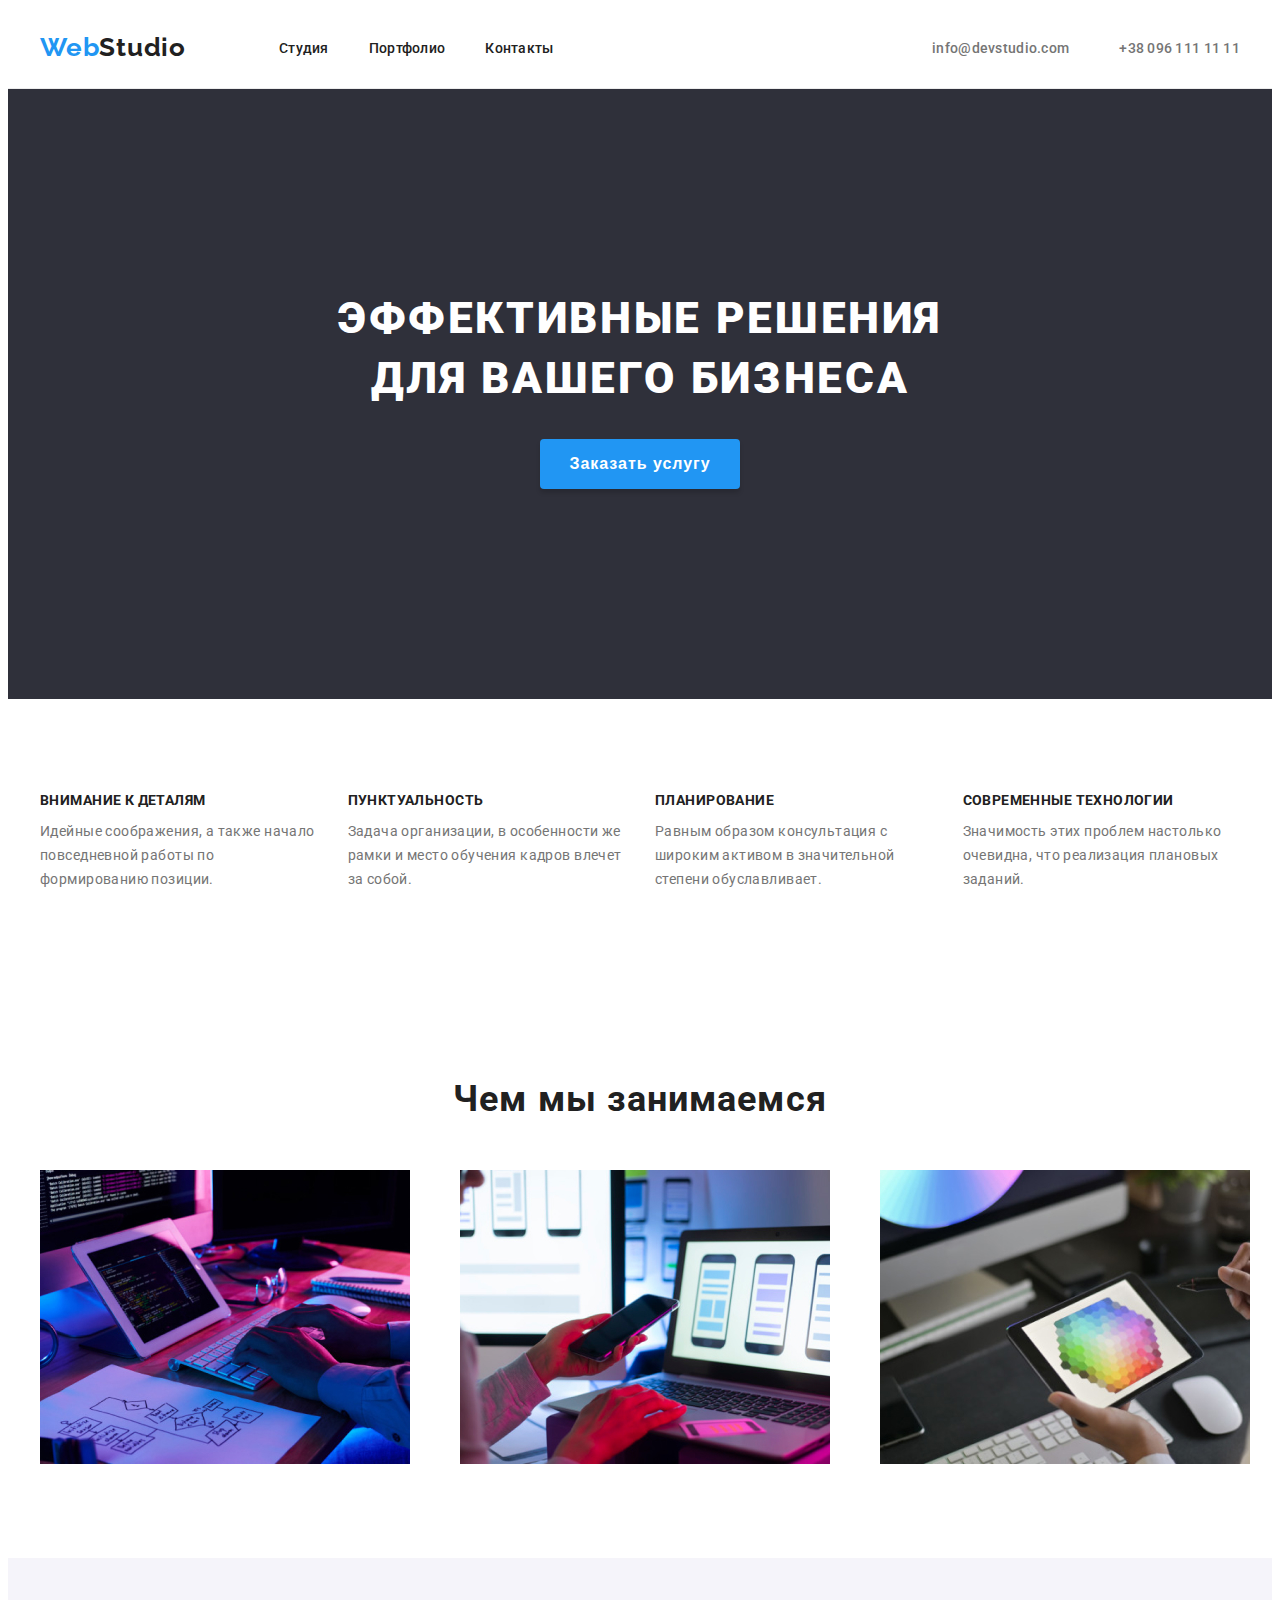
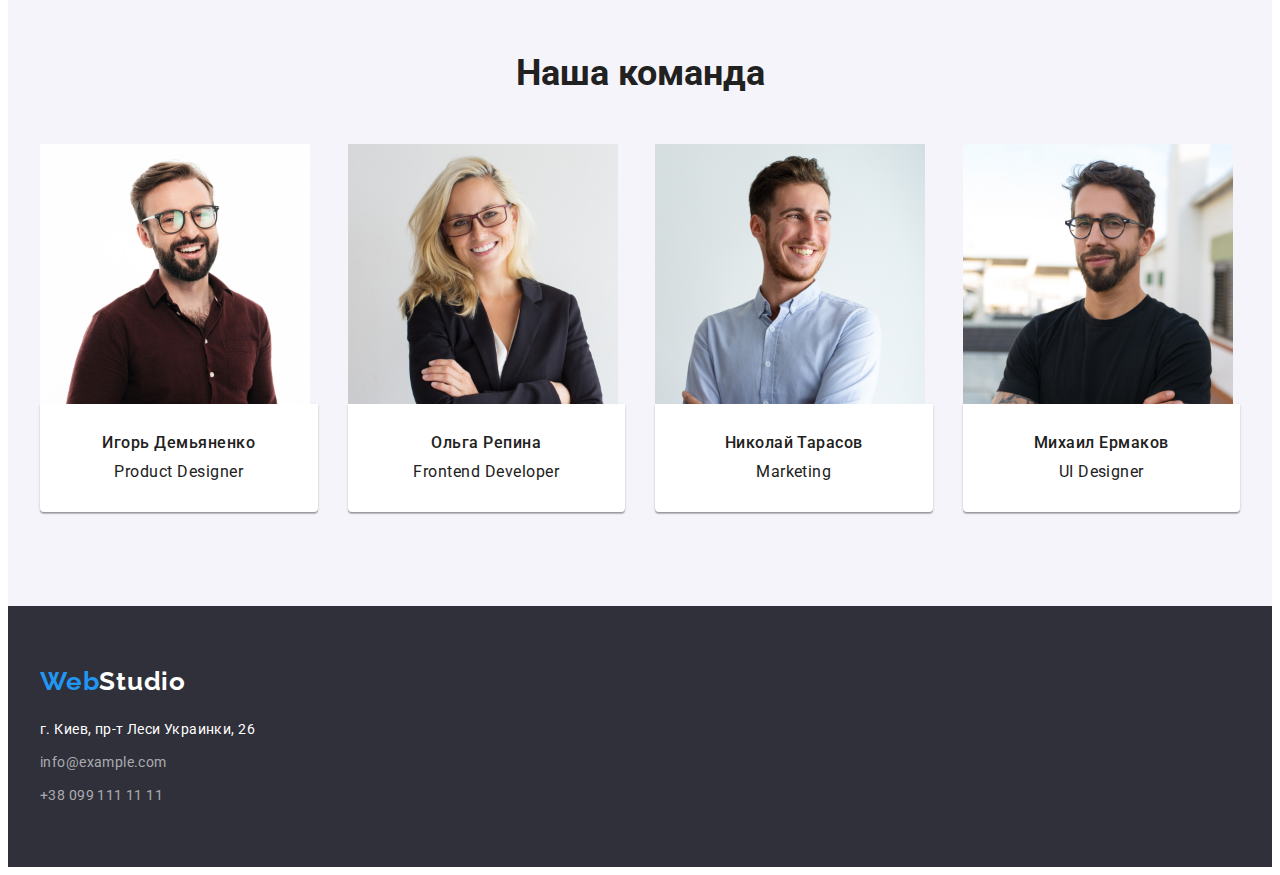
<file: index.html>
<!DOCTYPE html>
<html lang="ru">
<head>
    <meta charset="UTF-8">
    <meta http-equiv="X-UA-Compatible" content="IE=edge">
    <meta name="viewport" content="width=device-width, initial-scale=1.0">
    <title lang="en">WebStudio</title>
    <link rel="stylesheet" href="https://cdnjs.cloudflare.com/ajax/libs/modern-normalize/1.0.0/modern-normalize.min.css"
        integrity="sha512-ISS7cAi1PEhQ8jnbJpJZMd29NlhNj4AWYyLOSp2CE/CsHxTCu+r+t0D2yoJudVrd0/8fTVPUVDzY5Tvli75u/g=="
        crossorigin="anonymous" referrerpolicy="no-referrer" />
    <link rel="preconnect" href="https://fonts.gstatic.com">
    <link href="https://fonts.googleapis.com/css2?family=Raleway:wght@700&family=Roboto:wght@400;500;700;900&display=swap"
        rel="stylesheet">
    <link rel="stylesheet" href="./css/style.css">

</head>
<body>
    <!-- HEADER -->
    <header class="header">
        <div class="container  header-container">
            <nav class="navigation">
             <a class="header-logo-link link" href="index.html" lang="en"><span class="logo-style">Web</span>Studio</a>
             <ul class="navigation-menu-list">
              <li class="navigation-menu-item list">
                       <a class="navigation-menu-link link" href="index.html">Студия</a>
              </li>
              <li class="navigation-menu-item list">
                     <a class="navigation-menu-link link" href="portfolio.html">Портфолио</a>
              </li>
              <li class="navigation-menu-item list">
                     <a class="navigation-menu-link link" href="">Контакты</a>
              </li>
             </ul>
            </nav>
            <ul class="header-contact">
              <li class="header-contact-item list">
                   <a class="mail-link link" href="mailto:info@devstudio.com">info@devstudio.com</a></li>
              <li class="header-contact-item list">
                  <a class="tell-link link" href="tel:+380961111111">+38 096 111 11 11</a></li>
            </ul>
        </div>
    </header>
    <main>
        <!-- HERO -->
     <section class="hero">
            <h1 class="hero-title">Эффективные решения<br> для вашего бизнеса</h1>
            <button  class="hero-modal-btn" type="button">Заказать услугу</button>
    </section>
        <!-- WORK -->
     <section class="priorities section">
         <div class="container">
            <ul class="priorities-list">
                <li class="priorities-list-item list">
                    <h3 class="priorities-title">Внимание к деталям</h3>
                    <p class="priorities-title-description">Идейные соображения, а также начало повседневной работы по формированию позиции.</p>
                </li>
                <li class="priorities-list-item list">
                    <h3 class="priorities-title">Пунктуальность</h3>
                    <p class="priorities-title-description">Задача организации, в особенности же рамки и место обучения кадров влечет за собой.</p>
                </li>
                <li class="priorities-list-item list">
                    <h3 class="priorities-title">Планирование</h3>
                    <p class="priorities-title-description">Равным образом консультация с широким активом в значительной степени обуславливает.</p>
                </li>
                <li class="priorities-list-item list">
                    <h3 class="priorities-title">Современные технологии</h3>
                    <p class="priorities-title-description">Значимость этих проблем настолько очевидна, что реализация плановых заданий.</p>
                </li>
            </ul>
        </div>
     </section>     
    <section class="priorities-work section">
        <div class="container">
            <h2 class="priorities-work-title">Чем мы занимаемся</h2>
            <ul class="priorities-work-list">
                <li class="priorities-work-list-item list"><img class="priorities-work-list-img" src="./images/our-work/img.jpg" alt="программист работает" width="370" height="294"></li>
                <li class="priorities-work-list-item list"><img class="priorities-work-list-img" src="./images/our-work/img2.jpg" alt="разработчик адаптирует сайт" width="370" height="294"></li>
                <li class="priorities-work-list-item list"><img class="priorities-work-list-img" src="./images/our-work/img3.jpg" alt="дизайнер выбирает цвет" width="370" height="294"></li>
            </ul>
        </div>
    </section>
        <!-- TEAM -->
    <section class="team section">
        <div class="container">
            <h2 class="team-title">Наша команда</h2>
            <ul class="team-list">
                <li class="team-list-item list">
                    <img class="team-list-item-img" src="./images/about-us/img.jpg" alt="Игорь Демьяненко Дизайнер продуктов" width="270" height="260">
                    <div class="team-list-item-convert">
                    <h3 class="team-list-item-title">Игорь Демьяненко</h3>
                    <p class="team-list-item-description">Product Designer</p>
                    </div>
                </li>
                <li class="team-list-item list">
                    <img class="team-list-item-img" src="./images/about-us/img2.jpg" alt="Ольга Репина Фронтенд-разработчик" width="270" height="260">
                    <div class="team-list-item-convert">
                    <h3 class="team-list-item-title">Ольга Репина</h3>
                    <p class="team-list-item-description">Frontend Developer</p>
                </div>
                </li>
                <li class="team-list-item list">
                    <img class="team-list-item-img" src="./images/about-us/img3.jpg" alt="Николай Тарасов Маркетинг" width="270" height="260">
                    <div class="team-list-item-convert">
                    <h3 class="team-list-item-title">Николай Тарасов</h3>
                    <p class="team-list-item-description">Marketing</p>
                    </div>
                </li>
                <li class="team-list-item list">
                    <img class="team-list-item-img" src="./images/about-us/img4.jpg" alt="Михаил Ермаков дизайнер интерфейсов" width="270" height="260">
                    <div class="team-list-item-convert">
                    <h3 class="team-list-item-title">Михаил Ермаков</h3>
                    <p class="team-list-item-description">UI Designer</p>
                    </div>
                </li>





            </ul>
        </div>
    </section>
     </main>
        <!-- FOOTER -->
     <footer class="footer">
         <div class="container">
         <a class="footer-logo-link" href="index.html" lang="en"><span class="logo-style">Web</span>Studio</a>
        <address class="address">
        <ul class="address-list">
            <li class="address-list-item">
                 <a class="address-list-link address-style" href="https://goo.gl/maps/DZCTeNVSfBFWCHA46" target="_blank" rel="noopener noreferrer">г. Киев, пр-т Леси Украинки, 26</a></li>
            <li class="address-list-item">
                 <a class="address-list-link" href="mailto:info@example.com">info@example.com</a>
            </li>
                <li class="address-list-item">
                    <a class="address-list-link" href="tel:+380991111111">+38 099 111 11 11</a>
                </li>
            </ul>
            </address>
        </div>
        </footer>
</body>
</html>
</file>
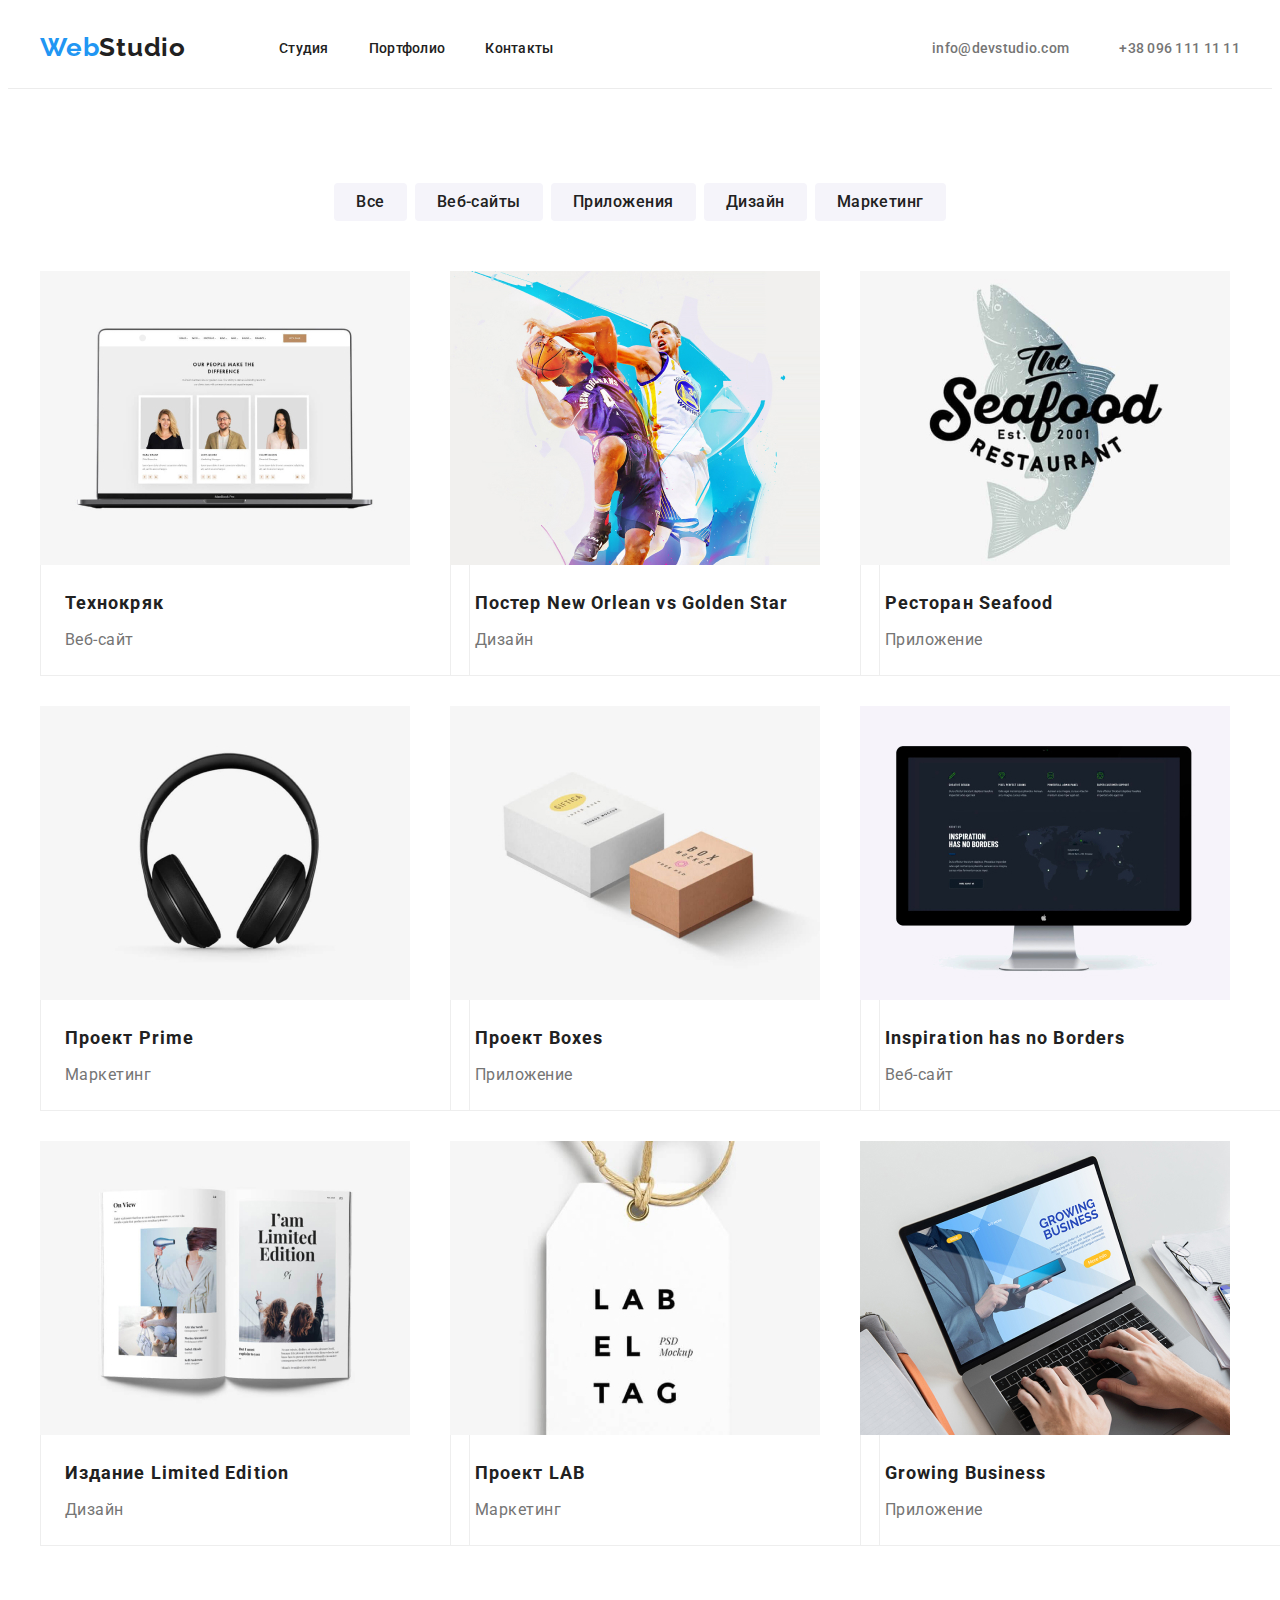
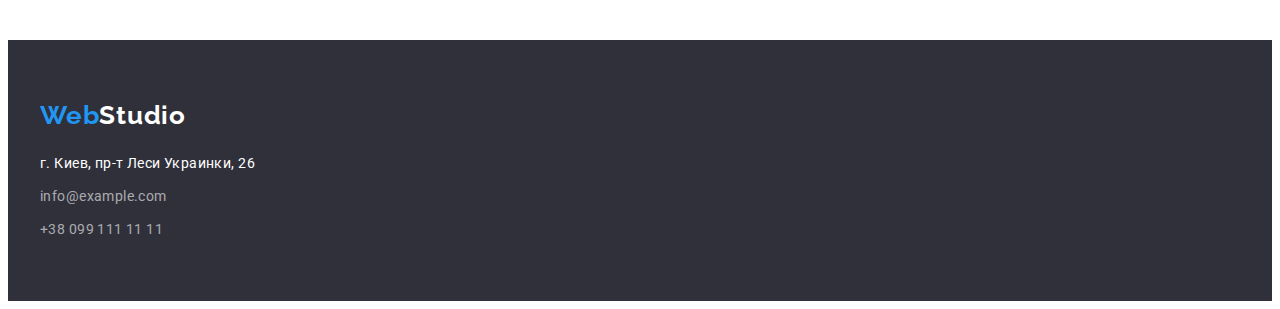
<file: portfolio.html>
<!DOCTYPE html>
<html lang="ru">
<head>
    <meta charset="UTF-8">
    <meta http-equiv="X-UA-Compatible" content="IE=edge">
    <meta name="viewport" content="width=device-width, initial-scale=1.0">
    <title lang="en">WebStudio</title>
    <link rel="stylesheet" href="https://cdnjs.cloudflare.com/ajax/libs/modern-normalize/1.0.0/modern-normalize.min.css"
        integrity="sha512-ISS7cAi1PEhQ8jnbJpJZMd29NlhNj4AWYyLOSp2CE/CsHxTCu+r+t0D2yoJudVrd0/8fTVPUVDzY5Tvli75u/g=="
        crossorigin="anonymous" referrerpolicy="no-referrer" />
    <link rel="preconnect" href="https://fonts.gstatic.com">
    <link
        href="https://fonts.googleapis.com/css2?family=Raleway:wght@700&family=Roboto:wght@400;500;700;900&display=swap"
        rel="stylesheet">
    <link rel="stylesheet" href="./css/style.css">

</head>

<body>
    <!-- HEADER -->
    <header class="header">
        <div class="container  header-container">
            <nav class="navigation">
             <a class="header-logo-link link" href="index.html" lang="en"><span class="logo-style">Web</span>Studio</a>
             <ul class="navigation-menu-list">
              <li class="navigation-menu-item list">
                       <a class="navigation-menu-link link" href="index.html">Студия</a>
              </li>
              <li class="navigation-menu-item list">
                     <a class="navigation-menu-link link" href="portfolio.html">Портфолио</a>
              </li>
              <li class="navigation-menu-item list">
                     <a class="navigation-menu-link link" href="">Контакты</a>
              </li>
             </ul>
            </nav>
            <ul class="header-contact">
              <li class="header-contact-item list">
                   <a class="mail-link link" href="mailto:info@devstudio.com">info@devstudio.com</a></li>
              <li class="header-contact-item list">
                  <a class="tell-link link" href="tel:+380961111111">+38 096 111 11 11</a></li>
            </ul>
        </div>
    </header>
    <main>
        <section class="portfolio section">
            <div class="container">
             <h1 class="portfolio-title visually-hidden">portfolio</h1>
                 
             <ul class="portfolio-list">
                 <li class="portfolio-list-item"><button class="portfolio-list-item-btn" type="button">Все</button></li>
                 <li class="portfolio-list-item"><button class="portfolio-list-item-btn" type="button">Веб-сайты</button></li>
                 <li class="portfolio-list-item"><button class="portfolio-list-item-btn" type="button">Приложения</button></li>
                 <li class="portfolio-list-item"><button class="portfolio-list-item-btn" type="button">Дизайн</button></li>
                 <li class="portfolio-list-item"><button class="portfolio-list-item-btn" type="button">Маркетинг</button></li>
             </ul>
             
             <ul class="portfolio-listwork">
                  <li class="portfolio-listwork-list">
                    <a class="portfolio-listwork-list-link link" href="#">
                        <img class="portfolio-listwork-list-link-img" src="./images/portfolio/page-1.jpg" alt="Изображение ноутбука" width="370" height="294">
                        <div class="portfolio-listwork-list-link-convert">
                        <h2 class="portfolio-listwork-list-link-title">Технокряк</h2>
                        <p class="portfolio-listwork-list-link-description">Веб-сайт</p>
                        
                      </a></li>

                  <li class="portfolio-listwork-list">
                    <a class="portfolio-listwork-list-link link" href="#">
                        <img class="portfolio-listwork-list-link-img" src="./images/portfolio/page-2.jpg" alt="Два игрока играют в баскетбол" width="370" height="294">
                        <div class="portfolio-listwork-list-link-convert">
                        <h2 class="portfolio-listwork-list-link-title">Постер New Orlean vs Golden Star</h2>
                        <p class="portfolio-listwork-list-link-description">Дизайн</p>
                        </div>
                     </a></li>

                 <li class="portfolio-listwork-list">
                    <a class="portfolio-listwork-list-link link" href="#">
                        <img class="portfolio-listwork-list-link-img" src="./images/portfolio/page-3.jpg" alt="изобрадение торговой марки" width="370" height="294">
                        <div class="portfolio-listwork-list-link-convert">
                        <h2 class="portfolio-listwork-list-link-title">Ресторан Seafood</h2>
                        <p class="portfolio-listwork-list-link-description">Приложение</p>
                        </div>
                      </a></li>

                 <li class="portfolio-listwork-list">
                    <a class="portfolio-listwork-list-link link" href="#">
                        <img class="portfolio-listwork-list-link-img" src="./images/portfolio/page-4.jpg" alt="изображение наушников" width="370" height="294">
                        <div class="portfolio-listwork-list-link-convert">
                        <h2 class="portfolio-listwork-list-link-title">Проект Prime</h2>
                        <p class="portfolio-listwork-list-link-description">Маркетинг</p>
                        </div>
                        </a></li>

                 <li class="portfolio-listwork-list">
                    <a class="portfolio-listwork-list-link link" href="#">
                        <img class="portfolio-listwork-list-link-img" src="./images/portfolio/page-5.jpg" alt="изображение двух коробок" width="370" height="294">
                        <div class="portfolio-listwork-list-link-convert">
                        <h2 class="portfolio-listwork-list-link-title">Проект Boxes</h2>
                        <p class="portfolio-listwork-list-link-description">Приложение</p>
                        </div>
                     </a></li>

                 <li class="portfolio-listwork-list">
                    <a class="portfolio-listwork-list-link link" href="#">
                        <img class="portfolio-listwork-list-link-img" src="./images/portfolio/page-6.jpg" alt="изображение настольного компьютера" width="370" height="294">
                        <div class="portfolio-listwork-list-link-convert">
                        <h2 class="portfolio-listwork-list-link-title">Inspiration has no Borders</h2>
                        <p class="portfolio-listwork-list-link-description">Веб-сайт</p>
                        </div>
                       </a></li>

                  <li class="portfolio-listwork-list">
                    <a class="portfolio-listwork-list-link link" href="#">
                        <img class="portfolio-listwork-list-link-img" src="./images/portfolio/page-7.jpg" alt="изображение журанала" width="370" height="294">
                        <div class="portfolio-listwork-list-link-convert">
                        <h2 class="portfolio-listwork-list-link-title">Издание Limited Edition</h2>
                        <p class="portfolio-listwork-list-link-description">Дизайн</p>
                        </div>
                      </a></li>

                 <li class="portfolio-listwork-list">
                    <a class="portfolio-listwork-list-link link" href="#">
                        <img class="portfolio-listwork-list-link-img" src="./images/portfolio/page-8.jpg" alt="изображение бейджика" width="370" height="294">
                        <div class="portfolio-listwork-list-link-convert">
                        <h2 class="portfolio-listwork-list-link-title">Проект LAB</h2>
                        <p class="portfolio-listwork-list-link-description">Маркетинг</p>
                        </div>
                     </a></li>

                 <li class="portfolio-listwork-list">
                    <a class="portfolio-listwork-list-link link" href="#">
                        <img class="portfolio-listwork-list-link-img" src="./images/portfolio/page-9.jpg" alt="изображение челокера работающего за ноутбуком" width="370" height="294">
                        <div class="portfolio-listwork-list-link-convert">
                        <h2 class="portfolio-listwork-list-link-title">Growing Business</h2>
                        <p class="portfolio-listwork-list-link-description">Приложение</p>
                        </div>
                       </a></li>
             </ul>
            </div>
        </section>
    </main>
    <!-- FOOTER -->
     <footer class="footer">
         <div class="container">
        <a class="footer-logo-link" href="index.html" lang="en"><span class="logo-style">Web</span>Studio</a>
        <address class="address">
            <ul class="address-list">
                 <li class="address-list-item">
                     <a class="address-list-link address-style" href="https://goo.gl/maps/DZCTeNVSfBFWCHA46"
                         target="_blank" rel="noopener noreferrer">г. Киев, пр-т Леси Украинки, 26</a>
                 </li>
                <li class="address-list-item">
                    <a class="address-list-link" href="mailto:info@example.com">info@example.com</a>
                </li>
                <li class="address-list-item">
                     <a class="address-list-link" href="tel:+380991111111">+38 099 111 11 11</a>
                 </li>
             </ul>
        </address>
        </div>
     </footer>
</body>
</html>
</file>
<file: css/style.css>
/* INDEX.HTML */
:root {
  --accent-hover-color: #2196f3;
  --main-color-font: #212121;
  --description-color: #757575;
  --white-font: #ffffff;
}

h1,
h2,
h3,
h4,
h5,
h6,
p {
  margin-top: 0;
  margin-bottom: 0;
}

ul,
ol {
  margin-top: 0;
  margin-bottom: 0;
  padding-left: 0;
}

img {
  display: block;
}

.list {
  list-style: none;
}

.link {
  text-decoration: none;
}

body {
  font-family: 'Roboto', sans-serif;
  color: var(--main-color-font);
}

.header {
  padding-top: 24px;
  padding-bottom: 25px;
  border-bottom: 1px solid #ececec;
}

.container {
  width: 1200px;
  margin-left: auto;
  margin-right: auto;
  padding-right: 15px;
  padding-left: 15px;
}

.header-container {
  display: flex;
  align-items: center;
}

.navigation {
  display: flex;
  align-items: center;
}
.navigation-menu-list,
.header-contact {
  display: flex;
}

.address-style {
  color: var(--white-font);
}

.logo-style {
  color: var(--accent-hover-color);
}

.header-logo-link {
  font-family: 'Raleway', sans-serif;
  font-weight: 700;
  font-size: 26px;
  line-height: 1.19;
  letter-spacing: 0.03em;
  color: var(--main-color-font);
  margin-right: 93px;
}

.navigation-menu-link {
  color: var(--main-color-font);
  font-weight: 500;
  font-size: 14px;
  line-height: 1.33;
  letter-spacing: 0.02em;
}

.navigation-menu-item:not(:last-child) {
  margin-right: 40px;
}

.navigation-menu-link:hover,
.navigation-menu-link:focus {
  color: var(--accent-hover-color);
}

.tell-link,
.mail-link {
  font-weight: 500;
  font-size: 14px;
  line-height: 1.33;
  letter-spacing: 0.02em;
  color: var(--description-color);
}

.tell-link:hover,
.tell-link:focus,
.mail-link:hover,
.mail-link:focus {
  color: var(--accent-hover-color);
}

.header-contact {
  margin-left: auto;
}

.header-contact-item:not(:last-child) {
  margin-right: 50px;
}

/* Добавил в хиро фон для удобства */
.hero {
  background-color: #2f303a;
  padding-top: 200px;
  padding-bottom: 210px;
  width: 100%;
}
/* Добавил в хиро фон для удобства */

.hero-title {
  font-weight: 900;
  font-size: 44px;
  line-height: 1.36;
  letter-spacing: 0.06em;
  text-transform: uppercase;
  color: var(--white-font);
  text-align: center;
}

.hero-modal-btn {
  font-weight: 700;
  font-size: 16px;
  line-height: 1.87;
  letter-spacing: 0.06em;
  color: var(--white-font);
  cursor: pointer;
  border-radius: 4px;
  border: none;
  background: #2196f3;
  box-shadow: 0px 4px 4px rgba(0, 0, 0, 0.15);
  width: 200px;
  height: 50px;
  margin-top: 30px;
  margin-left: auto;
  margin-right: auto;
  display: block;
}
/*               WORK                       */

.section {
  padding: 94px 0 94px 0;
}

.priorities-title {
  font-weight: 700;
  font-size: 14px;
  line-height: 1.14;
  letter-spacing: 0.03em;
  text-transform: uppercase;
}

.priorities-list {
  display: flex;
  margin-top: -30px;
  margin-left: -30px;
}

.priorities-list-item {
  margin-top: 30px;
  margin-left: 30px;
  flex-basis: calc((100% - 120px) / 4);
}

.priorities-title-description {
  margin-top: 10px;
  font-size: 14px;
  line-height: 24px;
  letter-spacing: 0.03em;
  color: var(--description-color);
}

.priorities-work-title {
  text-align: center;
  font-size: 36px;
  line-height: 1.16;
  letter-spacing: 0.03em;
}

.priorities-work-list {
  display: flex;
  flex-wrap: wrap;
  margin-top: 50px;
  margin-right: -30px;
  margin-left: -30px;
}

.priorities-work-list-item {
  margin-left: 30px;
  flex-basis: calc((100% - 90px) / 3);
}

.team {
  background-color: #f5f4fa;
}

.team-title {
  margin-bottom: 50px;
  text-align: center;
  font-size: 36px;
}

.team-list-item-title {
  font-weight: 500;
  font-size: 16px;
  line-height: 1.18;
  letter-spacing: 0.03em;
  text-align: center;
}

.team-list {
  display: flex;
  margin-top: -30px;
  margin-left: -30px;
}

.team-list-item {
  margin-left: 30px;
  margin-top: 30px;
  flex-basis: calc((100% - 120px) / 4);
}

.team-list-item-convert {
  padding-top: 30px;
  padding-bottom: 30px;
  text-align: center;
  background-color: #ffffff;
  box-shadow: 0px 1px 3px rgba(0, 0, 0, 0.12), 0px 1px 1px rgba(0, 0, 0, 0.14),
    0px 2px 1px rgba(0, 0, 0, 0.2);
  border-radius: 0px 0px 4px 4px;
}

.team-list-item-description {
  font-size: 16px;
  line-height: 1.18;
  letter-spacing: 0.03em;
  margin-top: 10px;
}

.footer {
  padding: 60px 0 60px 0;
}

.footer-logo-link {
  font-family: 'Raleway', sans-serif;
  font-weight: 700;
  font-size: 26px;
  line-height: 1.19;
  letter-spacing: 0.03em;
  color: var(--white-font);
  text-decoration: none;
}

.address-list-item {
  list-style: none;
  margin-top: 9px;
}

.address-list-item:first-child {
  margin-top: 20px;
}

.address-list-link {
  font-family: Roboto;
  font-weight: 400;
  font-size: 14px;
  line-height: 24px;
  letter-spacing: 0.03em;

  color: rgba(255, 255, 255, 0.6);
  font-style: normal;
  text-decoration: none;
}

.address-style {
  color: var(--white-font);
}

/* PORTFOLIO.HTML */

.visually-hidden {
  position: absolute;
  width: 1px;
  height: 1px;
  margin: -1px;
  border: 0;
  padding: 0;
  white-space: nowrap;
  clip-path: inset(100%);
  clip: rect(0 0 0 0);
  overflow: hidden;
}

.portfolio-container {
  margin-left: auto;
  margin-right: auto;
}

.portfolio-list {
  display: flex;
  justify-content: center;
  margin-bottom: 50px;
}

.portfolio-list-item {
  list-style: none;
  margin-right: 8px;
}

.portfolio-list-item:last-child {
  margin-right: 0;
}

.portfolio-list-item-btn {
  font-family: 'Roboto', sans-serif;
  font-weight: 500;
  font-size: 16px;
  line-height: 1.62;
  letter-spacing: 0.03em;
  color: var(--main-color-font);
  padding: 6px 22px 6px 22px;
  border-radius: 4px;
  border: none;
  background-color: #f5f4fa;
  cursor: pointer;
}

.portfolio-list-item-btn:hover,
.portfolio-list-item-btn:focus {
  color: var(--white-font);
  background-color: var(--accent-hover-color);
}

.portfolio-listwork {
  display: flex;
  flex-wrap: wrap;
  margin-top: -30px;
  margin-left: -30px;
}

.portfolio-listwork-list {
  list-style: none;
  margin-top: 30px;
  margin-left: 30px;
  flex-basis: calc((100% - 90px) / 3);
}

.portfolio-listwork-list-link-img {
  display: block;
}

.portfolio-listwork-list-link-convert {
  border-left: 1px solid #eeeeee;
  border-right: 1px solid #eeeeee;
  border-bottom: 1px solid #eeeeee;
  width: 100%;
  padding: 20px 24px 20px 24px;
}

.portfolio-listwork-list-link {
  color: var(--main-color-font);
}

.portfolio-listwork-list-link-title {
  font-size: 18px;
  line-height: 2;
  letter-spacing: 0.06em;
  text-align: left;
}

.portfolio-listwork-list-link-description {
  font-size: 16px;
  line-height: 1.87;
  letter-spacing: 0.03em;
  color: var(--description-color);
  margin-top: 4px;
  text-align: left;
}
/*  для удобства понимания цвета добавил черный */
.footer {
  background-color: #2f303a;
}
/*  для удобства понимания цвета добавил черный*/
</file>
